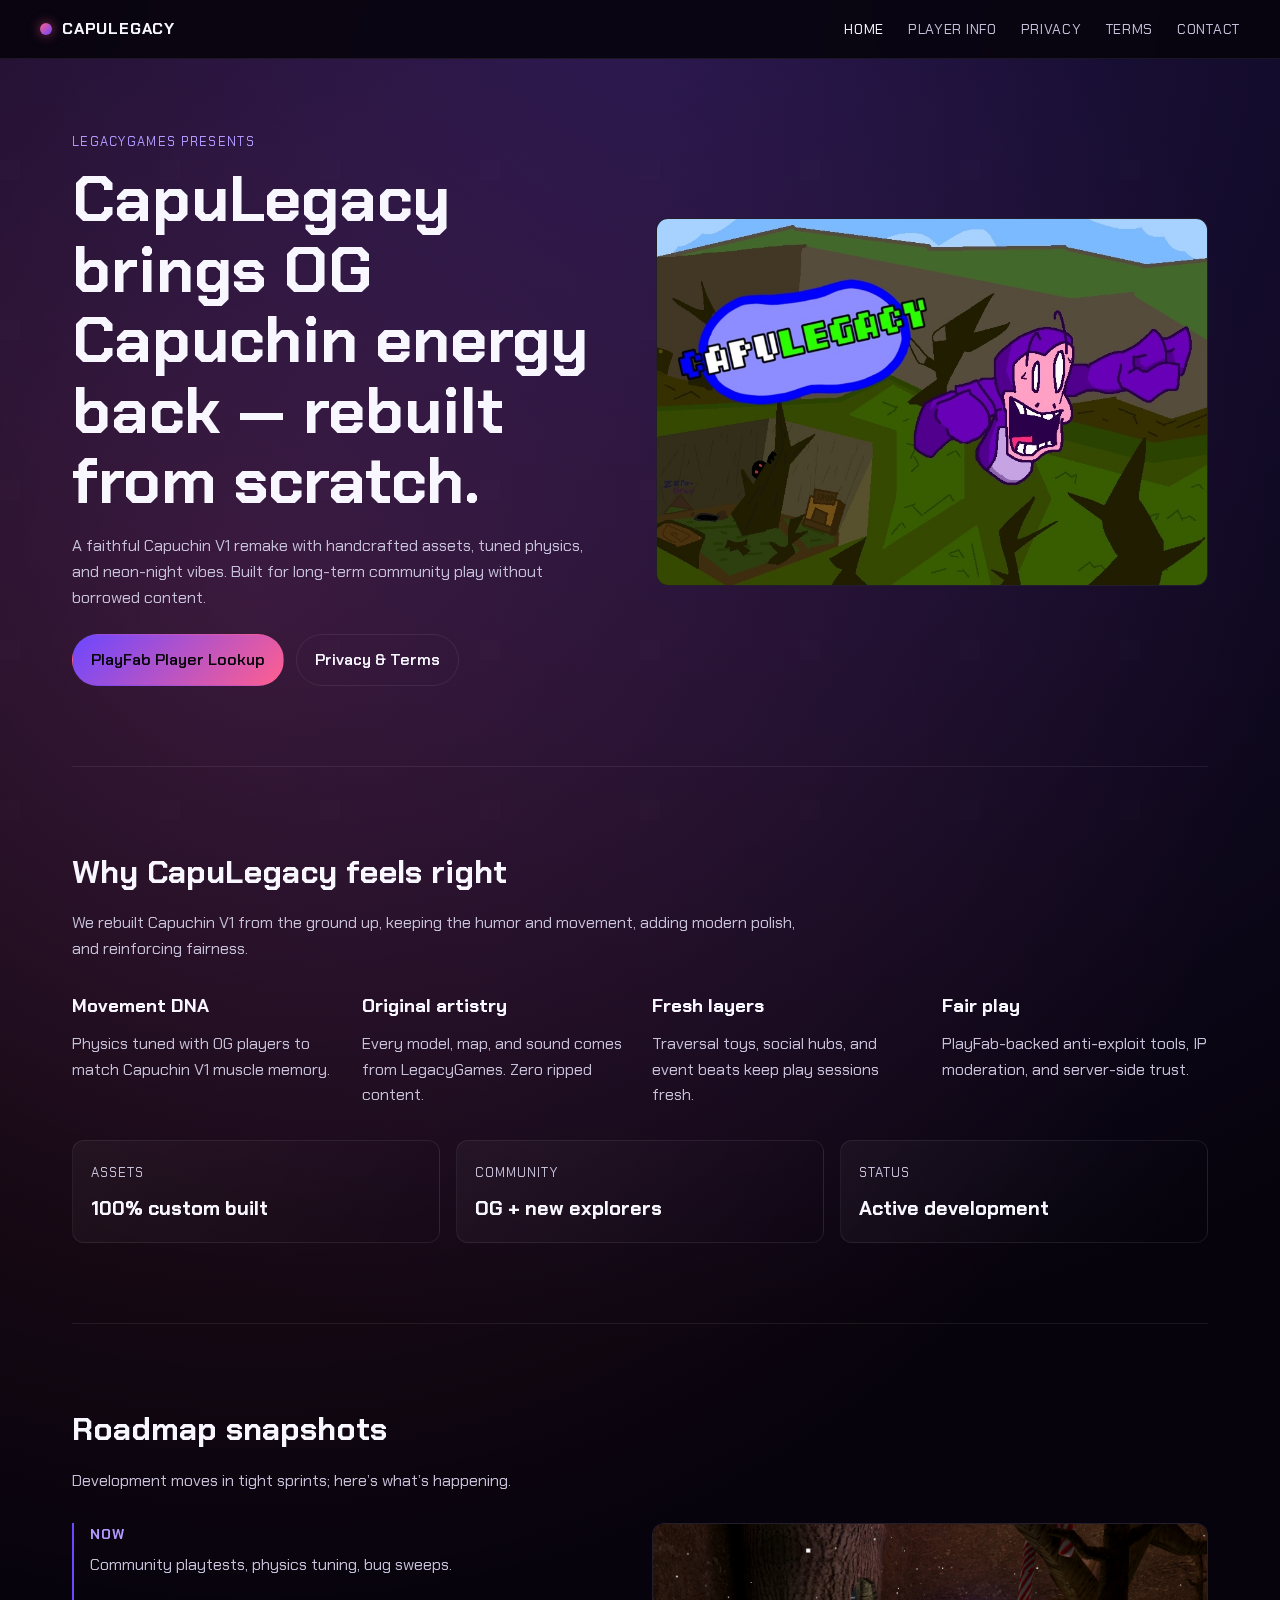
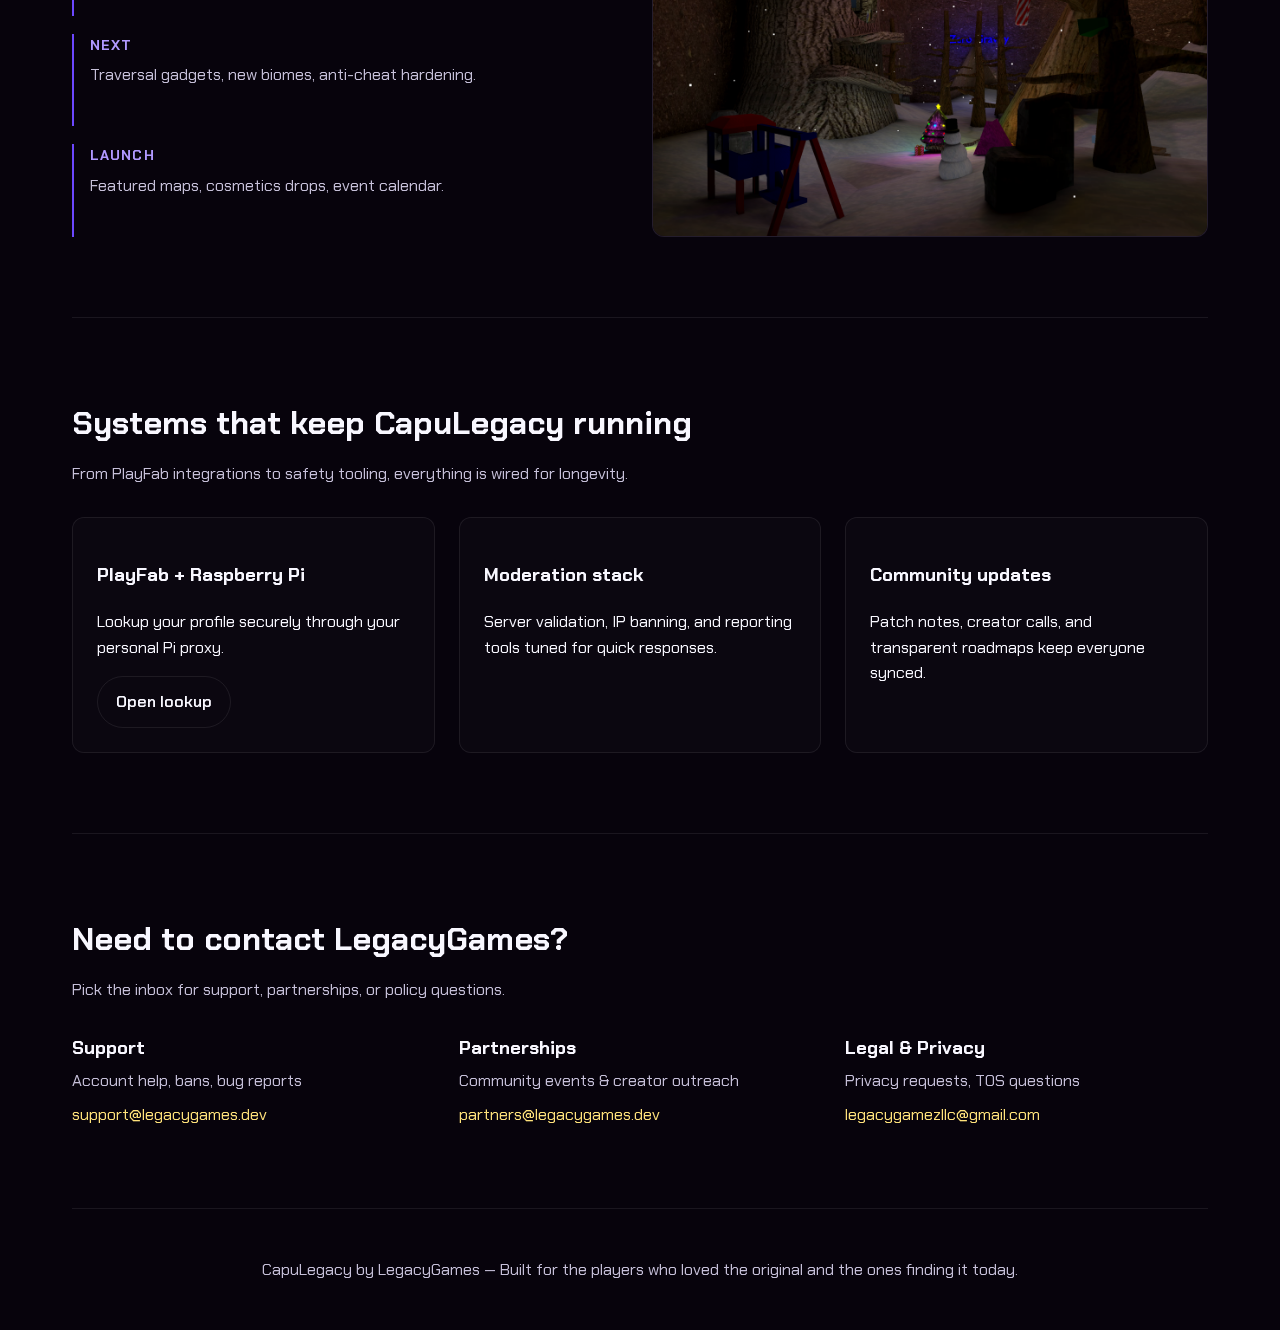
<file: index.html>
<!doctype html>
<html lang="en">
<head>
  <meta charset="utf-8">
  <meta name="viewport" content="width=device-width, initial-scale=1">
  <title>CapuLegacy | LegacyGames</title>
  <link rel="preconnect" href="https://fonts.googleapis.com">
  <link rel="preconnect" href="https://fonts.gstatic.com" crossorigin>
  <link href="https://fonts.googleapis.com/css2?family=Chakra+Petch:wght@400;500;600;700&family=Orbitron:wght@400;500;600;700&display=swap" rel="stylesheet">
  <link rel="stylesheet" href="styles.css">
</head>
<body>
  <div class="noise" aria-hidden="true"></div>

  <header>
    <div class="page nav">
      <a class="brand" href="index.html">
        <span class="brand-dot"></span>
        <span>CapuLegacy</span>
      </a>
      <nav>
        <a class="active" href="index.html">Home</a>
        <a href="player.html">Player Info</a>
        <a href="privacy.html">Privacy</a>
        <a href="terms.html">Terms</a>
        <a href="contact.html">Contact</a>
      </nav>
    </div>
  </header>

  <div class="page">
    <main>
      <section class="hero">
        <div>
          <p class="eyebrow">LegacyGames presents</p>
          <h1>CapuLegacy brings OG Capuchin energy back — rebuilt from scratch.</h1>
          <p class="lead">A faithful Capuchin V1 remake with handcrafted assets, tuned physics, and neon-night vibes. Built for long-term community play without borrowed content.</p>
          <div class="actions">
            <a class="btn primary" href="player.html">PlayFab Player Lookup</a>
            <a class="btn secondary" href="privacy.html">Privacy & Terms</a>
          </div>
        </div>
        <img class="featured-image" src="capulegacy.png" alt="CapuLegacy promotional artwork">
      </section>

      <section>
        <div class="section-header">
          <h2>Why CapuLegacy feels right</h2>
          <p>We rebuilt Capuchin V1 from the ground up, keeping the humor and movement, adding modern polish, and reinforcing fairness.</p>
        </div>
        <div class="feature-grid">
          <div class="feature">
            <h3>Movement DNA</h3>
            <p>Physics tuned with OG players to match Capuchin V1 muscle memory.</p>
          </div>
          <div class="feature">
            <h3>Original artistry</h3>
            <p>Every model, map, and sound comes from LegacyGames. Zero ripped content.</p>
          </div>
          <div class="feature">
            <h3>Fresh layers</h3>
            <p>Traversal toys, social hubs, and event beats keep play sessions fresh.</p>
          </div>
          <div class="feature">
            <h3>Fair play</h3>
            <p>PlayFab-backed anti-exploit tools, IP moderation, and server-side trust.</p>
          </div>
        </div>
        <div class="stat-row">
          <div class="stat">
            <small>Assets</small>
            <strong>100% custom built</strong>
          </div>
          <div class="stat">
            <small>Community</small>
            <strong>OG + new explorers</strong>
          </div>
          <div class="stat">
            <small>Status</small>
            <strong>Active development</strong>
          </div>
        </div>
      </section>

      <section>
        <div class="section-header">
          <h2>Roadmap snapshots</h2>
          <p>Development moves in tight sprints; here’s what’s happening.</p>
        </div>
        <div class="feature-grid">
          <div class="timeline">
            <div class="timeline-item">
              <strong>NOW</strong>
              <p>Community playtests, physics tuning, bug sweeps.</p>
            </div>
            <div class="timeline-item">
              <strong>NEXT</strong>
              <p>Traversal gadgets, new biomes, anti-cheat hardening.</p>
            </div>
            <div class="timeline-item">
              <strong>LAUNCH</strong>
              <p>Featured maps, cosmetics drops, event calendar.</p>
            </div>
          </div>
          <img class="featured-image" src="gameimage1.png" alt="CapuLegacy changelog visual">
        </div>
      </section>

      <section>
        <div class="section-header">
          <h2>Systems that keep CapuLegacy running</h2>
          <p>From PlayFab integrations to safety tooling, everything is wired for longevity.</p>
        </div>
        <div class="cta-row">
          <div class="cta-card">
            <h3>PlayFab + Raspberry Pi</h3>
            <p>Lookup your profile securely through your personal Pi proxy.</p>
            <a class="btn secondary" href="player.html">Open lookup</a>
          </div>
          <div class="cta-card">
            <h3>Moderation stack</h3>
            <p>Server validation, IP banning, and reporting tools tuned for quick responses.</p>
          </div>
          <div class="cta-card">
            <h3>Community updates</h3>
            <p>Patch notes, creator calls, and transparent roadmaps keep everyone synced.</p>
          </div>
        </div>
      </section>

      <section>
        <div class="section-header">
          <h2>Need to contact LegacyGames?</h2>
          <p>Pick the inbox for support, partnerships, or policy questions.</p>
        </div>
        <div class="contact-list">
          <div class="contact-item">
            <h3>Support</h3>
            <p>Account help, bans, bug reports</p>
            <a href="mailto:support@legacygames.dev">support@legacygames.dev</a>
          </div>
          <div class="contact-item">
            <h3>Partnerships</h3>
            <p>Community events & creator outreach</p>
            <a href="mailto:partners@legacygames.dev">partners@legacygames.dev</a>
          </div>
          <div class="contact-item">
            <h3>Legal & Privacy</h3>
            <p>Privacy requests, TOS questions</p>
            <a href="mailto:legacygamezllc@gmail.com">legacygamezllc@gmail.com</a>
          </div>
        </div>
      </section>
    </main>

    <footer>
      CapuLegacy by LegacyGames — Built for the players who loved the original and the ones finding it today.
    </footer>
  </div>
</body>
</html>
</file>
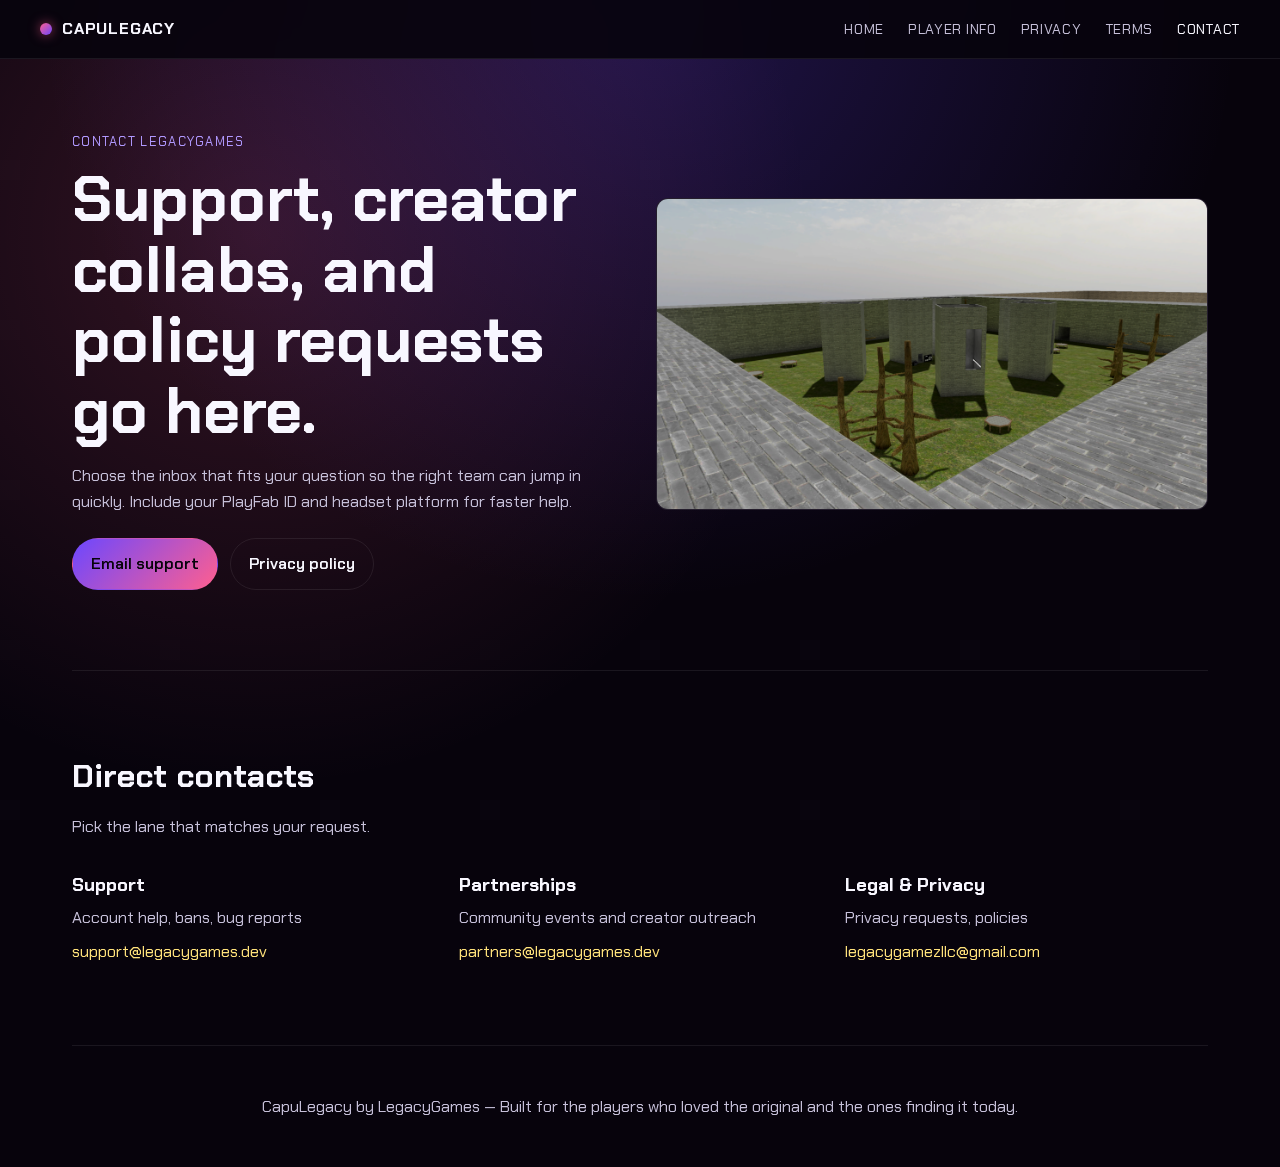
<file: contact.html>
<!doctype html>
<html lang="en">
<head>
  <meta charset="utf-8">
  <meta name="viewport" content="width=device-width, initial-scale=1">
  <title>Contact LegacyGames | CapuLegacy</title>
  <link rel="preconnect" href="https://fonts.googleapis.com">
  <link rel="preconnect" href="https://fonts.gstatic.com" crossorigin>
  <link href="https://fonts.googleapis.com/css2?family=Chakra+Petch:wght@400;500;600;700&family=Orbitron:wght@400;500;600;700&display=swap" rel="stylesheet">
  <link rel="stylesheet" href="styles.css">
</head>
<body>
  <div class="noise" aria-hidden="true"></div>

  <header>
    <div class="page nav">
      <a class="brand" href="index.html">
        <span class="brand-dot"></span>
        <span>CapuLegacy</span>
      </a>
      <nav>
        <a href="index.html">Home</a>
        <a href="player.html">Player Info</a>
        <a href="privacy.html">Privacy</a>
        <a href="terms.html">Terms</a>
        <a class="active" href="contact.html">Contact</a>
      </nav>
    </div>
  </header>

  <div class="page">
    <main>
      <section class="hero">
        <div>
          <p class="eyebrow">Contact LegacyGames</p>
          <h1>Support, creator collabs, and policy requests go here.</h1>
          <p class="lead">Choose the inbox that fits your question so the right team can jump in quickly. Include your PlayFab ID and headset platform for faster help.</p>
          <div class="actions">
            <a class="btn primary" href="mailto:support@legacygames.dev">Email support</a>
            <a class="btn secondary" href="privacy.html">Privacy policy</a>
          </div>
        </div>
        <img class="featured-image" src="gameimage5.png" alt="CapuLegacy community photo">
      </section>

      <section>
        <div class="section-header">
          <h2>Direct contacts</h2>
          <p>Pick the lane that matches your request.</p>
        </div>
        <div class="contact-list">
          <div class="contact-item">
            <h3>Support</h3>
            <p>Account help, bans, bug reports</p>
            <a href="mailto:support@legacygames.dev">support@legacygames.dev</a>
          </div>
          <div class="contact-item">
            <h3>Partnerships</h3>
            <p>Community events and creator outreach</p>
            <a href="mailto:partners@legacygames.dev">partners@legacygames.dev</a>
          </div>
          <div class="contact-item">
            <h3>Legal & Privacy</h3>
            <p>Privacy requests, policies</p>
            <a href="mailto:legacygamezllc@gmail.com">legacygamezllc@gmail.com</a>
          </div>
        </div>
      </section>
    </main>

    <footer>
      CapuLegacy by LegacyGames — Built for the players who loved the original and the ones finding it today.
    </footer>
  </div>
</body>
</html>
</file>
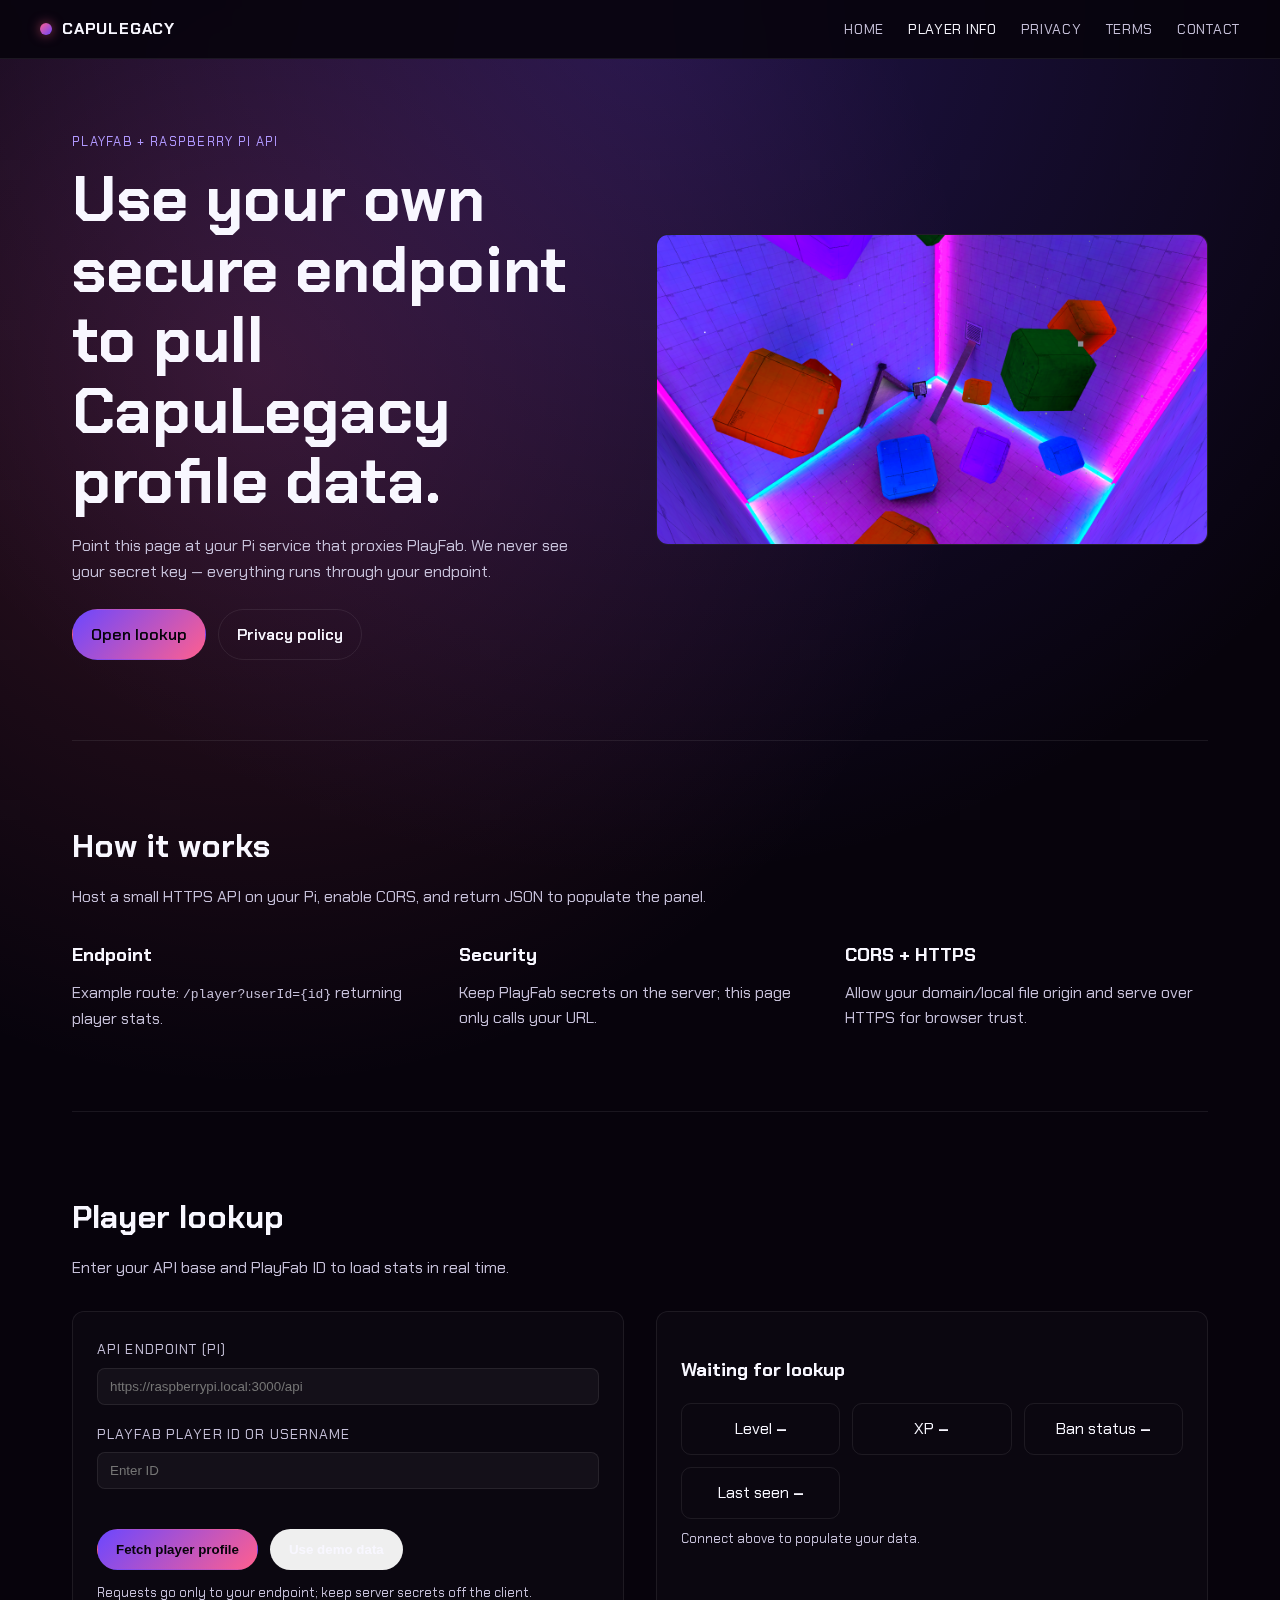
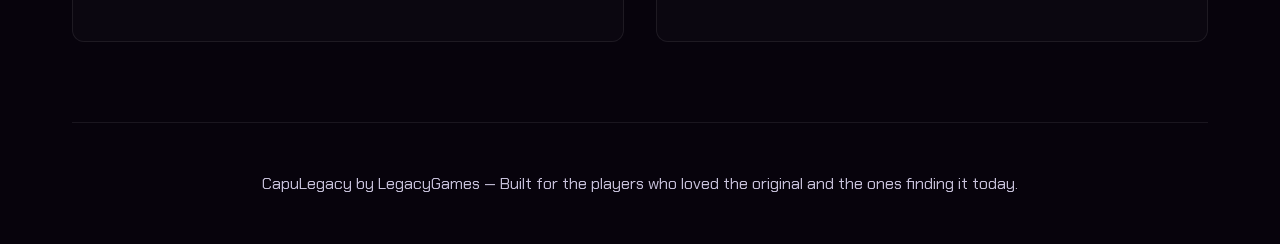
<file: player.html>
<!doctype html>
<html lang="en">
<head>
  <meta charset="utf-8">
  <meta name="viewport" content="width=device-width, initial-scale=1">
  <title>CapuLegacy Player Info | LegacyGames</title>
  <link rel="preconnect" href="https://fonts.googleapis.com">
  <link rel="preconnect" href="https://fonts.gstatic.com" crossorigin>
  <link href="https://fonts.googleapis.com/css2?family=Chakra+Petch:wght@400;500;600;700&family=Orbitron:wght@400;500;600;700&display=swap" rel="stylesheet">
  <link rel="stylesheet" href="styles.css">
<body>
  <div class="noise" aria-hidden="true"></div>

  <header>
    <div class="page nav">
      <a class="brand" href="index.html">
        <span class="brand-dot"></span>
        <span>CapuLegacy</span>
      </a>
      <nav>
        <a href="index.html">Home</a>
        <a class="active" href="player.html">Player Info</a>
        <a href="privacy.html">Privacy</a>
        <a href="terms.html">Terms</a>
        <a href="contact.html">Contact</a>
      </nav>
    </div>
  </header>

  <div class="page">
    <main>
      <section class="hero">
        <div>
          <p class="eyebrow">PlayFab + Raspberry Pi API</p>
          <h1>Use your own secure endpoint to pull CapuLegacy profile data.</h1>
          <p class="lead">Point this page at your Pi service that proxies PlayFab. We never see your secret key — everything runs through your endpoint.</p>
          <div class="actions">
            <a class="btn primary" href="#player-lookup">Open lookup</a>
            <a class="btn secondary" href="privacy.html">Privacy policy</a>
          </div>
        </div>
        <img class="featured-image" src="gameimage2.png" alt="CapuLegacy gameplay HUD">
      </section>

      <section>
        <div class="section-header">
          <h2>How it works</h2>
          <p>Host a small HTTPS API on your Pi, enable CORS, and return JSON to populate the panel.</p>
        </div>
        <div class="feature-grid">
          <div class="feature">
            <h3>Endpoint</h3>
            <p>Example route: <code>/player?userId={id}</code> returning player stats.</p>
          </div>
          <div class="feature">
            <h3>Security</h3>
            <p>Keep PlayFab secrets on the server; this page only calls your URL.</p>
          </div>
          <div class="feature">
            <h3>CORS + HTTPS</h3>
            <p>Allow your domain/local file origin and serve over HTTPS for browser trust.</p>
          </div>
        </div>
      </section>

      <section id="playfab">
        <div class="section-header">
          <h2>Player lookup</h2>
          <p>Enter your API base and PlayFab ID to load stats in real time.</p>
        </div>
        <div class="playfab-wrap">
          <div class="form">
            <form id="player-lookup">
              <label for="apiBase">API endpoint (Pi)</label>
              <input id="apiBase" name="apiBase" type="url" placeholder="https://raspberrypi.local:3000/api">
              <label for="playerId">PlayFab Player ID or username</label>
              <input id="playerId" name="playerId" type="text" placeholder="Enter ID" required>
              <div class="actions">
                <button class="btn primary" type="submit">Fetch player profile</button>
                <button class="btn secondary" type="button" id="demoButton">Use demo data</button>
              </div>
              <p class="small">Requests go only to your endpoint; keep server secrets off the client.</p>
            </form>
            <div id="status" class="status"></div>
          </div>
          <div class="player-card" id="playerCard">
            <h3 id="playerName">Waiting for lookup</h3>
            <div class="player-grid">
              <div class="metric">
                <span>Level</span>
                <strong id="playerLevel">–</strong>
              </div>
              <div class="metric">
                <span>XP</span>
                <strong id="playerXp">–</strong>
              </div>
              <div class="metric">
                <span>Ban status</span>
                <strong id="playerBan">–</strong>
              </div>
              <div class="metric">
                <span>Last seen</span>
                <strong id="playerSeen">–</strong>
              </div>
            </div>
            <p class="small" id="playerMeta" style="margin-top: 10px;">Connect above to populate your data.</p>
          </div>
        </div>
      </section>
    </main>

    <footer>
      CapuLegacy by LegacyGames — Built for the players who loved the original and the ones finding it today.
    </footer>
  </div>

  <script>
    (function () {
      const form = document.getElementById('player-lookup');
      const apiBaseInput = document.getElementById('apiBase');
      const playerIdInput = document.getElementById('playerId');
      const statusEl = document.getElementById('status');
      const demoButton = document.getElementById('demoButton');
      const playerName = document.getElementById('playerName');
      const playerLevel = document.getElementById('playerLevel');
      const playerXp = document.getElementById('playerXp');
      const playerBan = document.getElementById('playerBan');
      const playerSeen = document.getElementById('playerSeen');
      const playerMeta = document.getElementById('playerMeta');

      function setStatus(text, isError) {
        statusEl.textContent = text || '';
        statusEl.style.color = isError ? '#ffb4b4' : 'var(--muted)';
      }

      function renderPlayer(data) {
        playerName.textContent = data.displayName || 'Unknown player';
        playerLevel.textContent = data.level ?? '—';
        playerXp.textContent = data.xp ?? '—';
        playerBan.textContent = data.banStatus || '—';
        playerSeen.textContent = data.lastSeen || '—';
        playerMeta.textContent = data.meta || 'Synced from PlayFab via your API.';
      }

      async function fetchPlayer(apiBase, playerId) {
        const url = `${apiBase.replace(/\\/$/, '')}/player?userId=${encodeURIComponent(playerId)}`;
        const res = await fetch(url, { headers: { 'Accept': 'application/json' } });
        if (!res.ok) throw new Error(`Request failed (${res.status})`);
        return res.json();
      }

      form.addEventListener('submit', async (event) => {
        event.preventDefault();
        const apiBase = apiBaseInput.value.trim();
        const playerId = playerIdInput.value.trim();

        if (!apiBase) {
          setStatus('Enter your Raspberry Pi API endpoint URL.', true);
          return;
        }

        setStatus('Fetching player profile...');
        try {
          const payload = await fetchPlayer(apiBase, playerId);
          const data = payload.player || payload;
          renderPlayer({
            displayName: data.DisplayName || data.username || playerId,
            level: data.Level ?? data.level,
            xp: data.XP ?? data.xp,
            banStatus: data.BanStatus || data.banStatus || 'Active',
            lastSeen: data.LastLogin || data.lastSeen || 'Recently',
            meta: 'Live data from PlayFab via your endpoint.'
          });
          setStatus('Profile updated.');
        } catch (error) {
          console.error(error);
          setStatus('Could not fetch player info. Check the endpoint and CORS on your Pi.', true);
        }
      });

      demoButton.addEventListener('click', () => {
        renderPlayer({
          displayName: 'CapuExplorer',
          level: 24,
          xp: '182,340',
          banStatus: 'Active',
          lastSeen: '5m ago',
          meta: 'Demo data — wire your endpoint to see your real stats.'
        });
        setStatus('Showing demo data.');
      });
    })();
  </script>
</body>
</html>
</file>
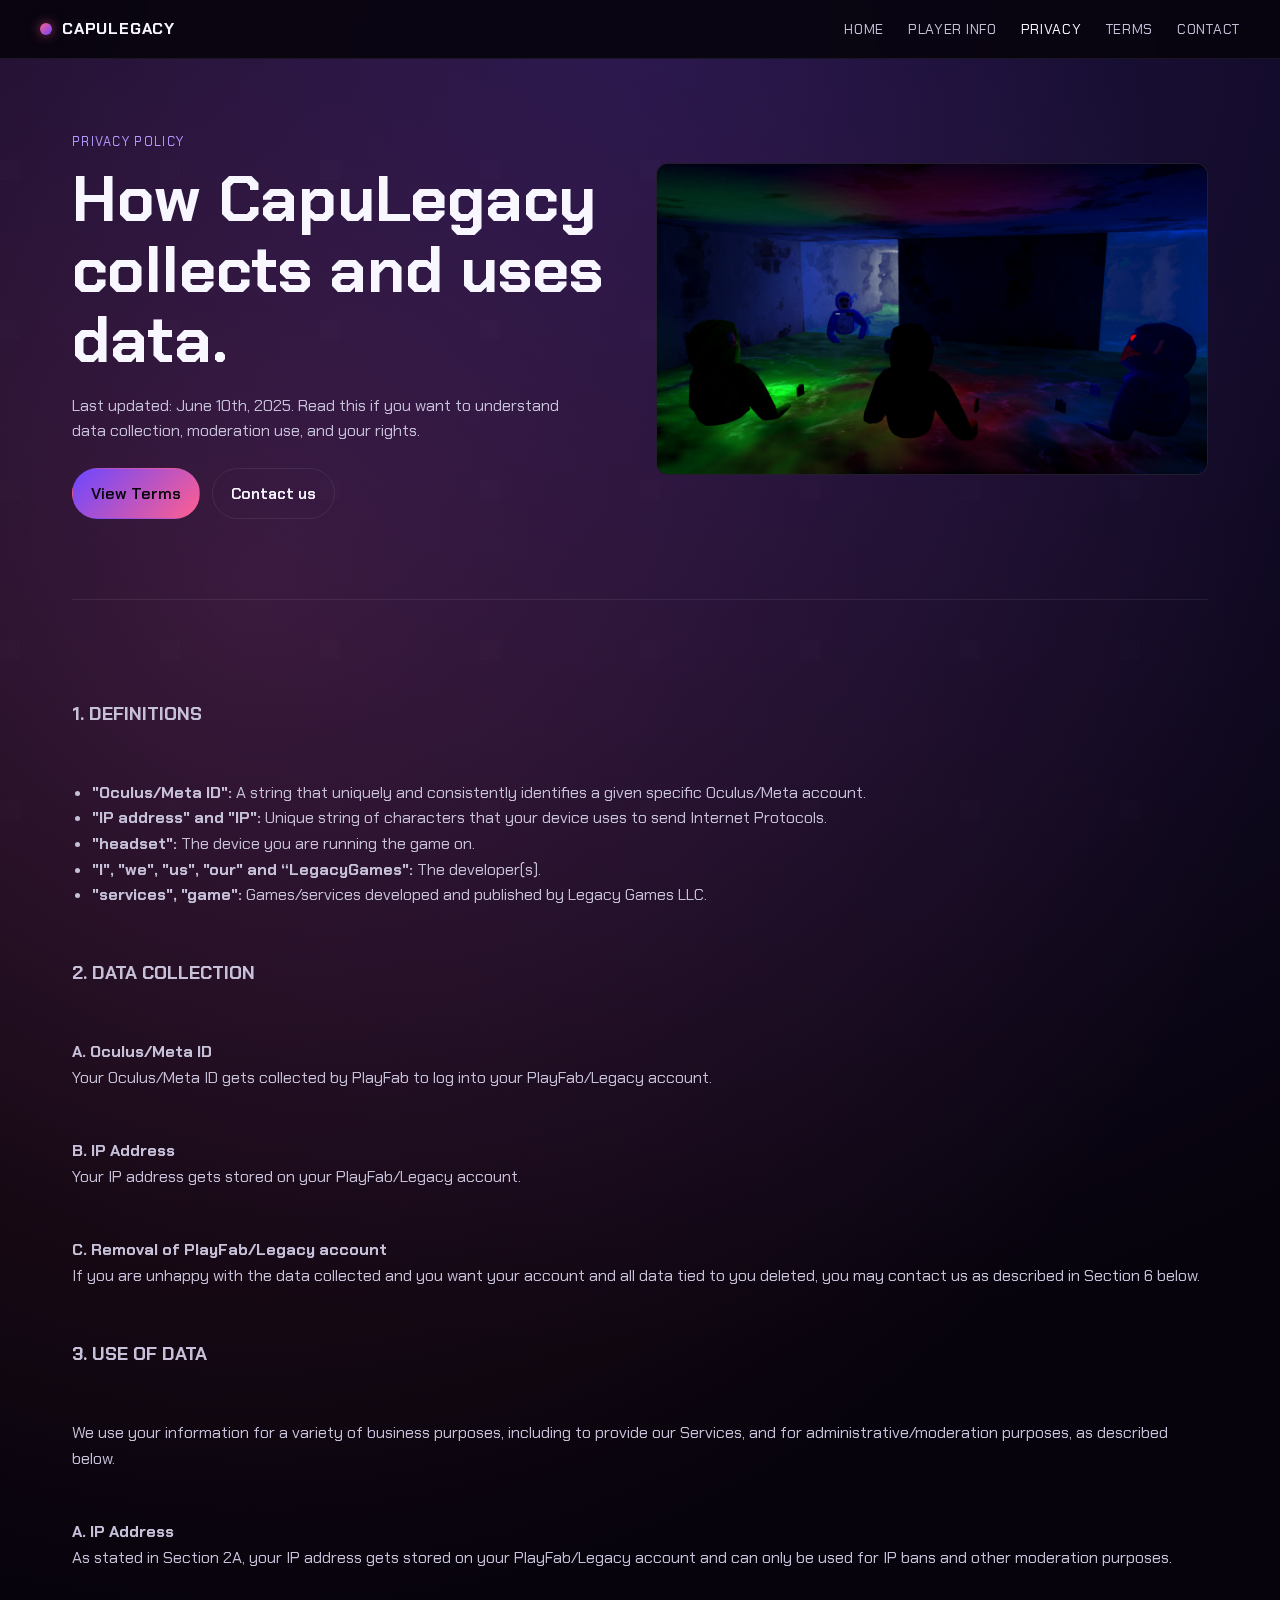
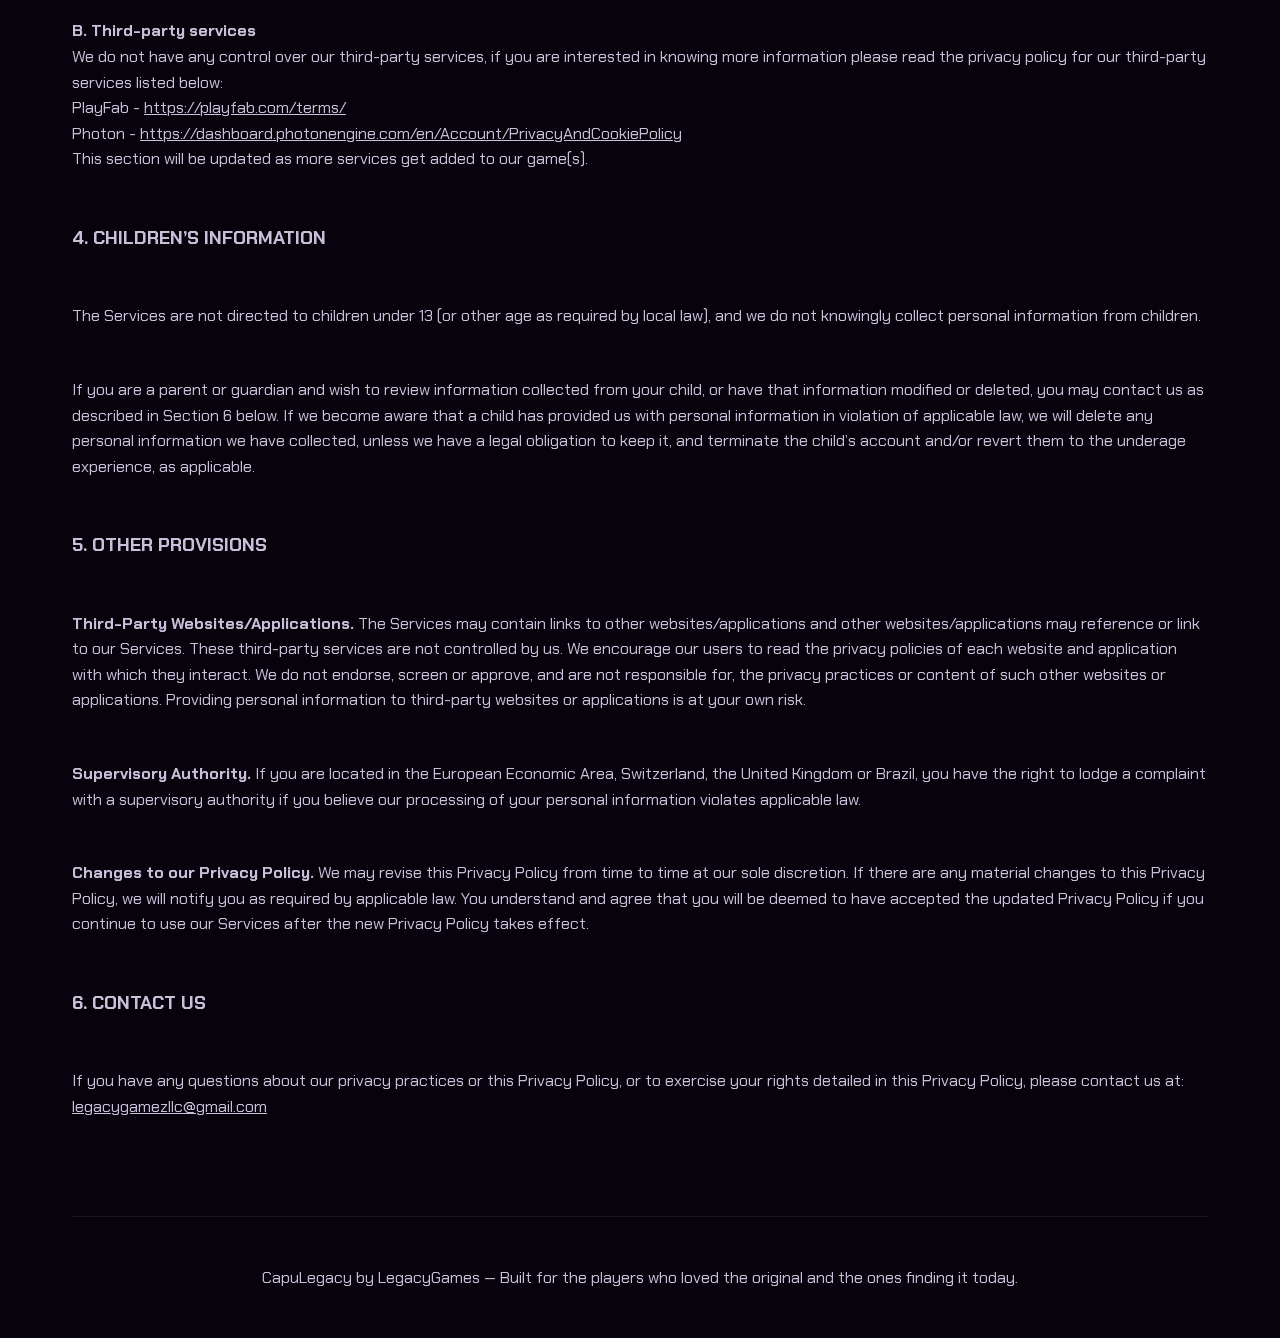
<file: privacy.html>
<!doctype html>
<html lang="en">
<head>
  <meta charset="utf-8">
  <meta name="viewport" content="width=device-width, initial-scale=1">
  <title>CapuLegacy Privacy Policy | LegacyGames</title>
  <link rel="preconnect" href="https://fonts.googleapis.com">
  <link rel="preconnect" href="https://fonts.gstatic.com" crossorigin>
  <link href="https://fonts.googleapis.com/css2?family=Chakra+Petch:wght@400;500;600;700&family=Orbitron:wght@400;500;600;700&display=swap" rel="stylesheet">
  <link rel="stylesheet" href="styles.css">
</head>
<body>
  <div class="noise" aria-hidden="true"></div>

  <header>
    <div class="page nav">
      <a class="brand" href="index.html">
        <span class="brand-dot"></span>
        <span>CapuLegacy</span>
      </a>
      <nav>
        <a href="index.html">Home</a>
        <a href="player.html">Player Info</a>
        <a class="active" href="privacy.html">Privacy</a>
        <a href="terms.html">Terms</a>
        <a href="contact.html">Contact</a>
      </nav>
    </div>
  </header>

  <div class="page">
    <main>
      <section class="hero">
        <div>
          <p class="eyebrow">Privacy policy</p>
          <h1>How CapuLegacy collects and uses data.</h1>
          <p class="lead">Last updated: June 10th, 2025. Read this if you want to understand data collection, moderation use, and your rights.</p>
          <div class="actions">
            <a class="btn primary" href="terms.html">View Terms</a>
            <a class="btn secondary" href="contact.html">Contact us</a>
          </div>
        </div>
        <img class="featured-image" src="gameimage3.png" alt="CapuLegacy privacy illustration">
      </section>

      <section>
        <div class="legal-text">
          <h3>1. DEFINITIONS</h3>
          <ul class="legal-list">
            <li><strong>"Oculus/Meta ID":</strong> A string that uniquely and consistently identifies a given specific Oculus/Meta account.</li>
            <li><strong>"IP address" and "IP":</strong> Unique string of characters that your device uses to send Internet Protocols.</li>
            <li><strong>"headset":</strong> The device you are running the game on.</li>
            <li><strong>"I", "we", "us", "our" and “LegacyGames":</strong> The developer(s).</li>
            <li><strong>"services", "game":</strong> Games/services developed and published by Legacy Games LLC.</li>
          </ul>

          <h3>2. DATA COLLECTION</h3>
          <p><strong>A. Oculus/Meta ID</strong><br>Your Oculus/Meta ID gets collected by PlayFab to log into your PlayFab/Legacy account.</p>
          <p><strong>B. IP Address</strong><br>Your IP address gets stored on your PlayFab/Legacy account.</p>
          <p><strong>C. Removal of PlayFab/Legacy account</strong><br>If you are unhappy with the data collected and you want your account and all data tied to you deleted, you may contact us as described in Section 6 below.</p>

          <h3>3. USE OF DATA</h3>
          <p>We use your information for a variety of business purposes, including to provide our Services, and for administrative/moderation purposes, as described below.</p>
          <p><strong>A. IP Address</strong><br>As stated in Section 2A, your IP address gets stored on your PlayFab/Legacy account and can only be used for IP bans and other moderation purposes.</p>
          <p><strong>B. Third-party services</strong><br>We do not have any control over our third-party services, if you are interested in knowing more information please read the privacy policy for our third-party services listed below:
            <br>PlayFab - <a class="legal-link" href="https://playfab.com/terms/">https://playfab.com/terms/</a>
            <br>Photon - <a class="legal-link" href="https://dashboard.photonengine.com/en/Account/PrivacyAndCookiePolicy">https://dashboard.photonengine.com/en/Account/PrivacyAndCookiePolicy</a>
            <br>This section will be updated as more services get added to our game(s).
          </p>

          <h3>4. CHILDREN’S INFORMATION</h3>
          <p>The Services are not directed to children under 13 (or other age as required by local law), and we do not knowingly collect personal information from children.</p>
          <p>If you are a parent or guardian and wish to review information collected from your child, or have that information modified or deleted, you may contact us as described in Section 6 below. If we become aware that a child has provided us with personal information in violation of applicable law, we will delete any personal information we have collected, unless we have a legal obligation to keep it, and terminate the child’s account and/or revert them to the underage experience, as applicable.</p>

          <h3>5. OTHER PROVISIONS</h3>
          <p><strong>Third-Party Websites/Applications.</strong> The Services may contain links to other websites/applications and other websites/applications may reference or link to our Services. These third-party services are not controlled by us. We encourage our users to read the privacy policies of each website and application with which they interact. We do not endorse, screen or approve, and are not responsible for, the privacy practices or content of such other websites or applications. Providing personal information to third-party websites or applications is at your own risk.</p>
          <p><strong>Supervisory Authority.</strong> If you are located in the European Economic Area, Switzerland, the United Kingdom or Brazil, you have the right to lodge a complaint with a supervisory authority if you believe our processing of your personal information violates applicable law.</p>
          <p><strong>Changes to our Privacy Policy.</strong> We may revise this Privacy Policy from time to time at our sole discretion. If there are any material changes to this Privacy Policy, we will notify you as required by applicable law. You understand and agree that you will be deemed to have accepted the updated Privacy Policy if you continue to use our Services after the new Privacy Policy takes effect.</p>

          <h3>6. CONTACT US</h3>
          <p>If you have any questions about our privacy practices or this Privacy Policy, or to exercise your rights detailed in this Privacy Policy, please contact us at: <a class="legal-link" href="mailto:legacygamezllc@gmail.com">legacygamezllc@gmail.com</a></p>
        </div>
      </section>
    </main>

    <footer>
      CapuLegacy by LegacyGames — Built for the players who loved the original and the ones finding it today.
    </footer>
  </div>
</body>
</html>
</file>
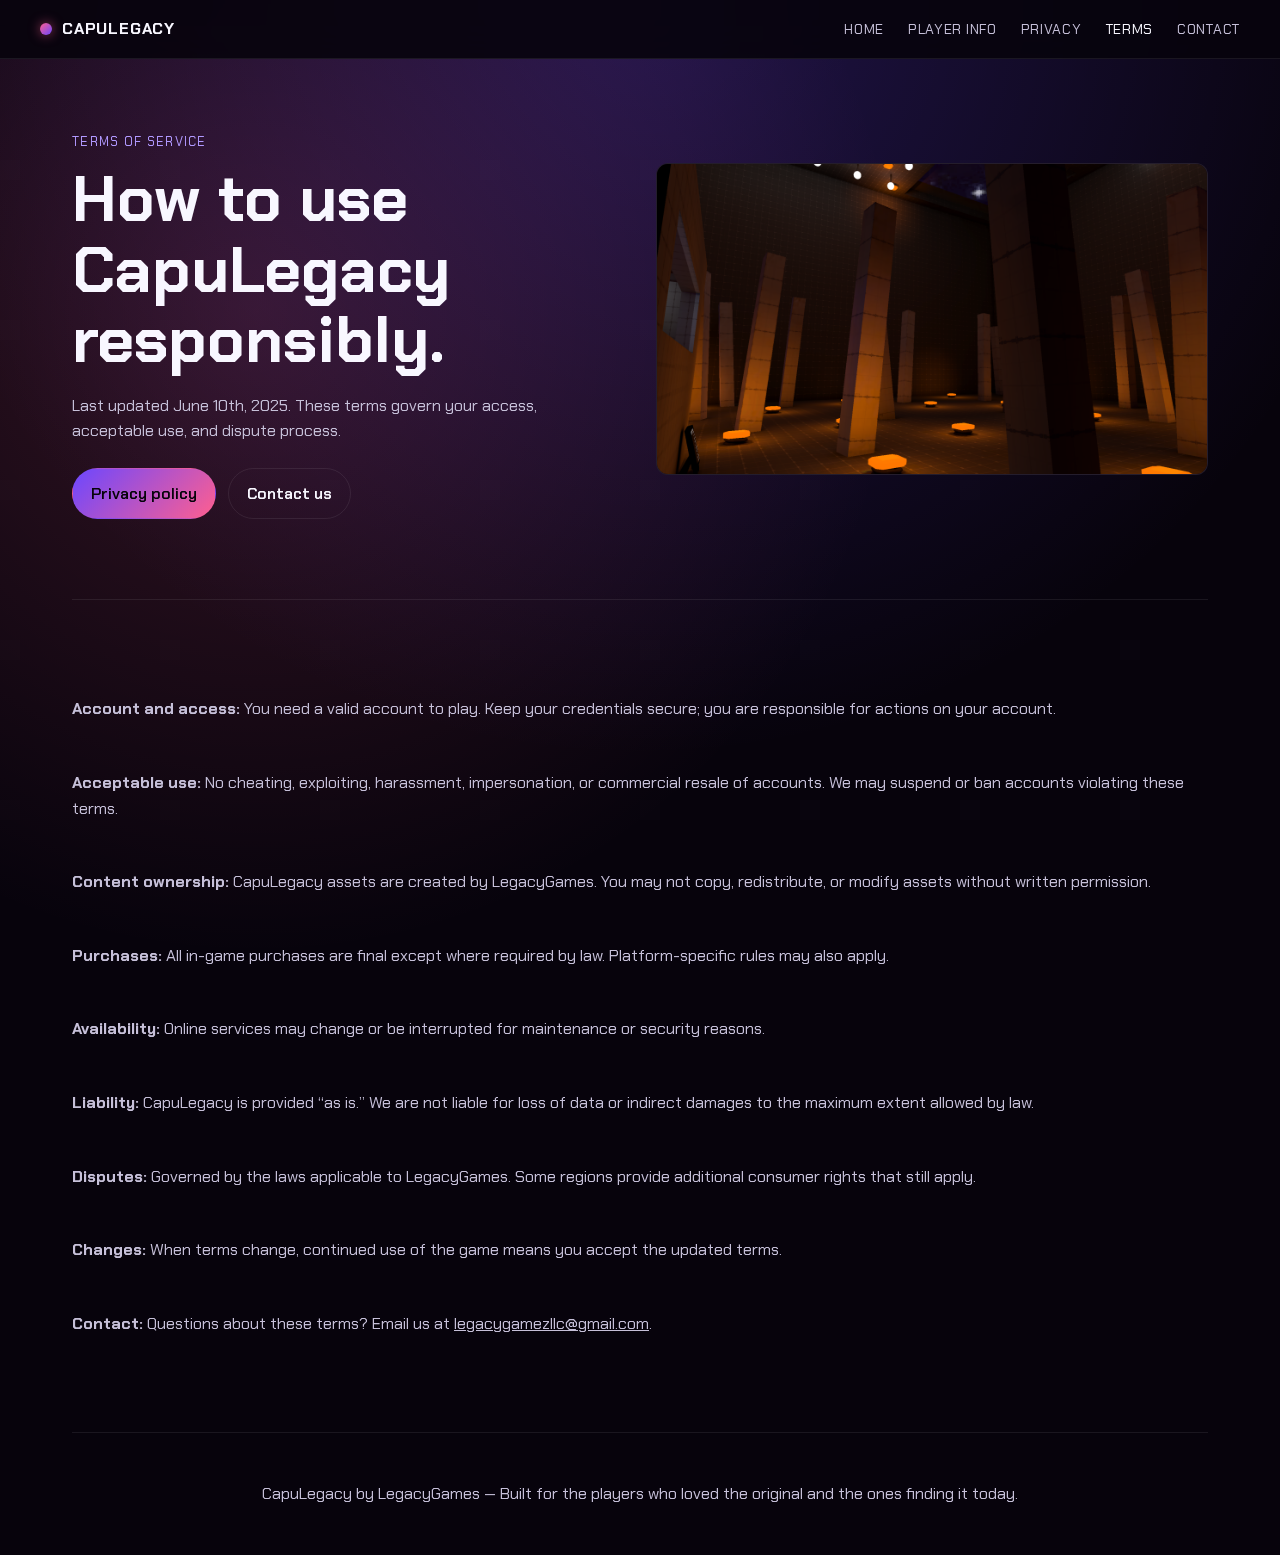
<file: terms.html>
<!doctype html>
<html lang="en">
<head>
  <meta charset="utf-8">
  <meta name="viewport" content="width=device-width, initial-scale=1">
  <title>CapuLegacy Terms of Service | LegacyGames</title>
  <link rel="preconnect" href="https://fonts.googleapis.com">
  <link rel="preconnect" href="https://fonts.gstatic.com" crossorigin>
  <link href="https://fonts.googleapis.com/css2?family=Chakra+Petch:wght@400;500;600;700&family=Orbitron:wght@400;500;600;700&display=swap" rel="stylesheet">
  <link rel="stylesheet" href="styles.css">
</head>
<body>
  <div class="noise" aria-hidden="true"></div>

  <header>
    <div class="page nav">
      <a class="brand" href="index.html">
        <span class="brand-dot"></span>
        <span>CapuLegacy</span>
      </a>
      <nav>
        <a href="index.html">Home</a>
        <a href="player.html">Player Info</a>
        <a href="privacy.html">Privacy</a>
        <a class="active" href="terms.html">Terms</a>
        <a href="contact.html">Contact</a>
      </nav>
    </div>
  </header>

  <div class="page">
    <main>
      <section class="hero">
        <div>
          <p class="eyebrow">Terms of Service</p>
          <h1>How to use CapuLegacy responsibly.</h1>
          <p class="lead">Last updated June 10th, 2025. These terms govern your access, acceptable use, and dispute process.</p>
          <div class="actions">
            <a class="btn primary" href="privacy.html">Privacy policy</a>
            <a class="btn secondary" href="contact.html">Contact us</a>
          </div>
        </div>
        <img class="featured-image" src="gameimage4.png" alt="CapuLegacy terms illustration">
      </section>

      <section>
        <div class="legal-text">
          <p><strong>Account and access:</strong> You need a valid account to play. Keep your credentials secure; you are responsible for actions on your account.</p>
          <p><strong>Acceptable use:</strong> No cheating, exploiting, harassment, impersonation, or commercial resale of accounts. We may suspend or ban accounts violating these terms.</p>
          <p><strong>Content ownership:</strong> CapuLegacy assets are created by LegacyGames. You may not copy, redistribute, or modify assets without written permission.</p>
          <p><strong>Purchases:</strong> All in-game purchases are final except where required by law. Platform-specific rules may also apply.</p>
          <p><strong>Availability:</strong> Online services may change or be interrupted for maintenance or security reasons.</p>
          <p><strong>Liability:</strong> CapuLegacy is provided “as is.” We are not liable for loss of data or indirect damages to the maximum extent allowed by law.</p>
          <p><strong>Disputes:</strong> Governed by the laws applicable to LegacyGames. Some regions provide additional consumer rights that still apply.</p>
          <p><strong>Changes:</strong> When terms change, continued use of the game means you accept the updated terms.</p>
          <p><strong>Contact:</strong> Questions about these terms? Email us at <a class="legal-link" href="mailto:legacygamezllc@gmail.com">legacygamezllc@gmail.com</a>.</p>
        </div>
      </section>
    </main>

    <footer>
      CapuLegacy by LegacyGames — Built for the players who loved the original and the ones finding it today.
    </footer>
  </div>
</body>
</html>
</file>
<file: styles.css>
:root {
  --bg: #07030c;
  --bg-alt: #120a1b;
  --purple: #6c47ff;
  --purple-soft: #b199ff;
  --accent: #ff5f8f;
  --accent-soft: #ffe27b;
  --text: #f8f7ff;
  --muted: #c6c0d9;
  --border: rgba(255, 255, 255, 0.08);
}

* {
  box-sizing: border-box;
}

body {
  margin: 0;
  font-family: 'Chakra Petch', 'Orbitron', system-ui, -apple-system, sans-serif;
  color: var(--text);
  background: radial-gradient(circle at top, rgba(108, 71, 255, 0.25), transparent 45%),
              radial-gradient(circle at 20% 20%, rgba(255, 95, 143, 0.18), transparent 40%),
              var(--bg);
  min-height: 100vh;
  line-height: 1.6;
}

a {
  color: inherit;
}

.noise {
  position: fixed;
  inset: 0;
  background-image: url("data:image/svg+xml,%3Csvg xmlns='http://www.w3.org/2000/svg' width='160' height='160' viewBox='0 0 160 160'%3E%3Cg fill='%23ffffff' fill-opacity='0.05'%3E%3Cpath d='M0 0h20v20H0z'/%3E%3C/g%3E%3C/svg%3E");
  opacity: 0.2;
  pointer-events: none;
  z-index: 0;
}

.page {
  position: relative;
  z-index: 1;
  max-width: 1200px;
  margin: 0 auto;
  padding: 0 32px;
}

header {
  position: sticky;
  top: 0;
  z-index: 10;
  background: rgba(7, 3, 12, 0.9);
  backdrop-filter: blur(14px);
  border-bottom: 1px solid var(--border);
}

.nav {
  display: flex;
  justify-content: space-between;
  align-items: center;
  padding: 16px 0;
}

.brand {
  display: flex;
  align-items: center;
  gap: 10px;
  text-decoration: none;
  font-weight: 700;
  letter-spacing: 0.05em;
  text-transform: uppercase;
}

.brand-dot {
  width: 12px;
  height: 12px;
  border-radius: 50%;
  background: linear-gradient(135deg, var(--accent), var(--purple));
  box-shadow: 0 0 12px rgba(255, 95, 143, 0.6);
}

nav a {
  text-decoration: none;
  margin-left: 20px;
  font-size: 14px;
  letter-spacing: 0.05em;
  text-transform: uppercase;
  color: var(--muted);
}

nav a.active,
nav a:hover {
  color: var(--text);
}

main section {
  padding: 80px 0;
  border-bottom: 1px solid var(--border);
}

.hero {
  display: grid;
  grid-template-columns: repeat(auto-fit, minmax(300px, 1fr));
  gap: 32px;
  align-items: center;
  padding-top: 60px;
}

.eyebrow {
  font-size: 13px;
  letter-spacing: 0.1em;
  text-transform: uppercase;
  color: var(--purple-soft);
}

h1 {
  margin: 12px 0;
  font-size: clamp(36px, 6vw, 64px);
  line-height: 1.1;
}

p.lead {
  color: var(--muted);
  max-width: 520px;
}

.actions {
  display: flex;
  flex-wrap: wrap;
  gap: 12px;
  margin-top: 24px;
}

.btn {
  display: inline-flex;
  align-items: center;
  gap: 8px;
  padding: 12px 18px;
  border-radius: 28px;
  text-decoration: none;
  font-weight: 600;
  border: 1px solid transparent;
}

.btn.primary {
  background: linear-gradient(135deg, var(--purple), var(--accent));
  color: #06030a;
}

.btn.secondary {
  border-color: var(--border);
  color: var(--text);
}

.image-slot {
  background: var(--bg-alt);
  border: 1px dashed rgba(255, 255, 255, 0.3);
  min-height: 220px;
  display: grid;
  place-items: center;
  color: var(--muted);
  border-radius: 12px;
  font-size: 13px;
  text-transform: uppercase;
  letter-spacing: 0.1em;
}

.featured-image {
  width: 100%;
  border-radius: 12px;
  border: 1px solid var(--border);
  background: var(--bg-alt);
  object-fit: cover;
  display: block;
}

.section-header {
  max-width: 740px;
  margin-bottom: 30px;
}

.section-header h2 {
  margin: 0 0 12px;
  font-size: 32px;
}

.section-header p {
  color: var(--muted);
  margin: 0;
}

.feature-grid {
  display: grid;
  grid-template-columns: repeat(auto-fit, minmax(240px, 1fr));
  gap: 24px;
}

.feature {
  display: flex;
  flex-direction: column;
  gap: 10px;
}

.feature h3 {
  margin: 0;
}

.feature p {
  margin: 0;
  color: var(--muted);
}

.stat-row {
  display: grid;
  grid-template-columns: repeat(auto-fit, minmax(200px, 1fr));
  gap: 16px;
  margin-top: 32px;
}

.stat {
  padding: 18px;
  border: 1px solid var(--border);
  border-radius: 12px;
  background: linear-gradient(120deg, rgba(255, 255, 255, 0.04), transparent);
}

.stat small {
  text-transform: uppercase;
  letter-spacing: 0.08em;
  color: var(--muted);
}

.stat strong {
  display: block;
  margin-top: 8px;
  font-size: 20px;
}

.timeline {
  display: grid;
  gap: 18px;
}

.timeline-item {
  border-left: 2px solid var(--purple);
  padding-left: 16px;
}

.timeline-item strong {
  display: block;
  font-size: 14px;
  letter-spacing: 0.08em;
  text-transform: uppercase;
  color: var(--purple-soft);
}

.timeline-item p {
  margin: 6px 0 0;
  color: var(--muted);
}

.cta-row {
  display: grid;
  grid-template-columns: repeat(auto-fit, minmax(260px, 1fr));
  gap: 24px;
}

.cta-card {
  padding: 24px;
  border: 1px solid var(--border);
  border-radius: 12px;
  background: rgba(255, 255, 255, 0.02);
}

.contact-list {
  display: grid;
  grid-template-columns: repeat(auto-fit, minmax(200px, 1fr));
  gap: 24px;
}

.contact-item h3 {
  margin: 0 0 6px;
}

.contact-item p {
  margin: 0 0 8px;
  color: var(--muted);
}

.contact-item a {
  text-decoration: none;
  color: var(--accent-soft);
}

.playfab-wrap {
  display: grid;
  grid-template-columns: repeat(auto-fit, minmax(320px, 1fr));
  gap: 32px;
}

.form,
.player-card {
  border: 1px solid var(--border);
  padding: 24px;
  border-radius: 12px;
  background: rgba(255, 255, 255, 0.02);
}

label {
  font-size: 14px;
  text-transform: uppercase;
  letter-spacing: 0.08em;
  color: var(--muted);
}

input {
  width: 100%;
  padding: 10px 12px;
  border-radius: 8px;
  border: 1px solid var(--border);
  background: rgba(255, 255, 255, 0.04);
  color: var(--text);
  margin: 6px 0 16px;
}

.player-grid {
  display: grid;
  grid-template-columns: repeat(auto-fit, minmax(140px, 1fr));
  gap: 12px;
  margin-top: 16px;
}

.player-grid .metric {
  border: 1px solid var(--border);
  border-radius: 10px;
  padding: 12px;
  text-align: center;
}

.small {
  font-size: 13px;
  color: var(--muted);
}

.status {
  margin-top: 10px;
  font-size: 14px;
  color: var(--muted);
}

.legal-text {
  color: var(--muted);
  display: grid;
  gap: 16px;
}

.legal-list {
  padding-left: 20px;
  color: var(--muted);
}

footer {
  text-align: center;
  padding: 48px 0;
  color: var(--muted);
}

@media (max-width: 640px) {
  .page {
    padding: 0 20px 60px;
  }

  nav a {
    margin-left: 12px;
  }

  .actions {
    flex-direction: column;
    align-items: flex-start;
  }
}
</file>
